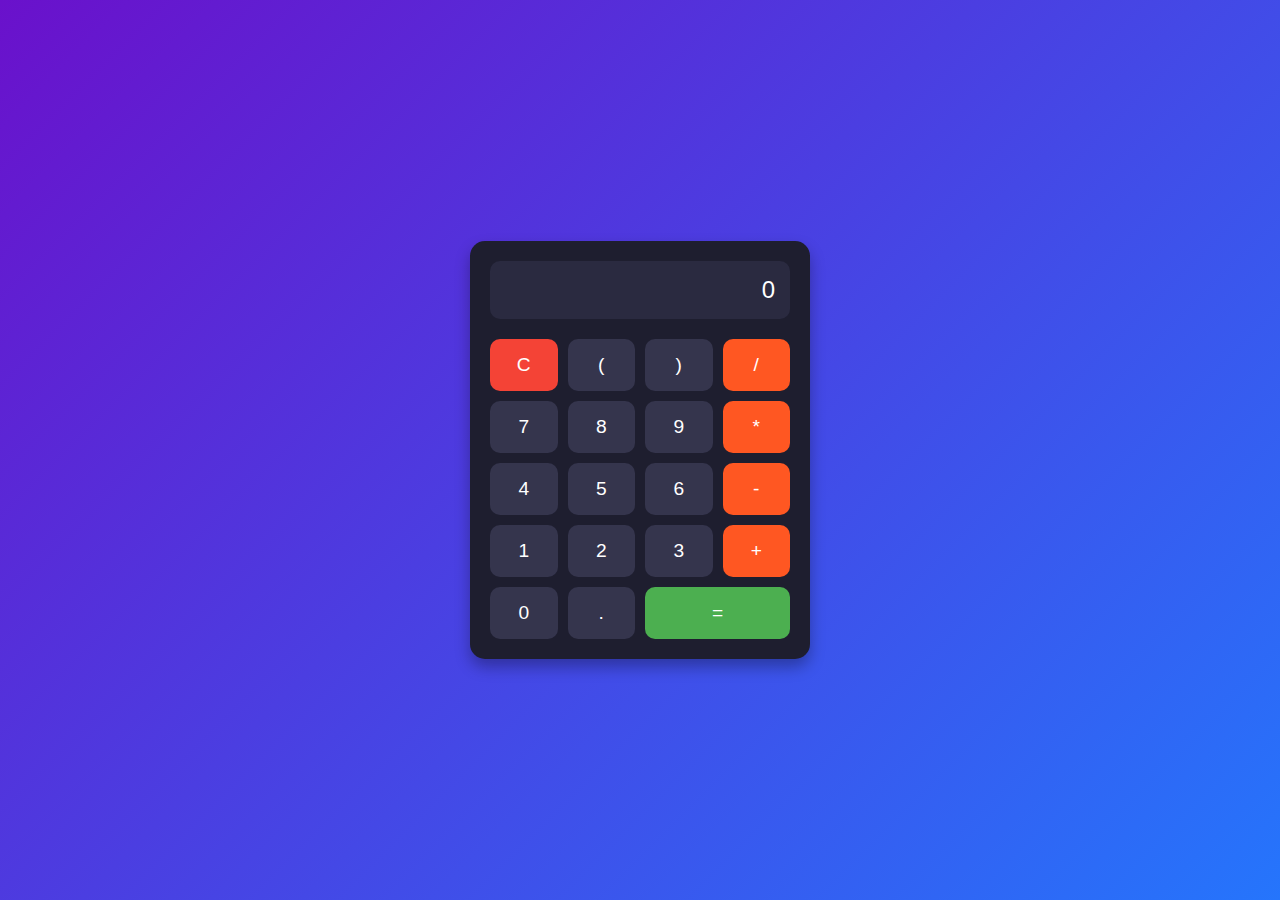
<file: Proyectoss/Calculadora/index.html>
<!DOCTYPE html>
<html lang="en">
<head>
  <meta charset="UTF-8">
  <meta name="viewport" content="width=device-width, initial-scale=1.0">
  <title>Professional Calculator</title>
  <link rel="stylesheet" href="styles.css">
</head>
<body>
  <div class="calculator">
    <div class="calculator-display" id="display">0</div>
    <div class="calculator-buttons">
      <button class="button clear" onclick="clearDisplay()">C</button>
      <button class="button" onclick="appendValue('(')">(</button>
      <button class="button" onclick="appendValue(')')">)</button>
      <button class="button operator" onclick="appendValue('/')">/</button>

      <button class="button" onclick="appendValue('7')">7</button>
      <button class="button" onclick="appendValue('8')">8</button>
      <button class="button" onclick="appendValue('9')">9</button>
      <button class="button operator" onclick="appendValue('*')">*</button>

      <button class="button" onclick="appendValue('4')">4</button>
      <button class="button" onclick="appendValue('5')">5</button>
      <button class="button" onclick="appendValue('6')">6</button>
      <button class="button operator" onclick="appendValue('-')">-</button>

      <button class="button" onclick="appendValue('1')">1</button>
      <button class="button" onclick="appendValue('2')">2</button>
      <button class="button" onclick="appendValue('3')">3</button>
      <button class="button operator" onclick="appendValue('+')">+</button>

      <button class="button" onclick="appendValue('0')">0</button>
      <button class="button" onclick="appendValue('.')">.</button>
      <button class="button equal" onclick="calculate()">=</button>
    </div>
  </div>

  <script src="script.js"></script>
</body>
</html>
</body>
</html>
</file>
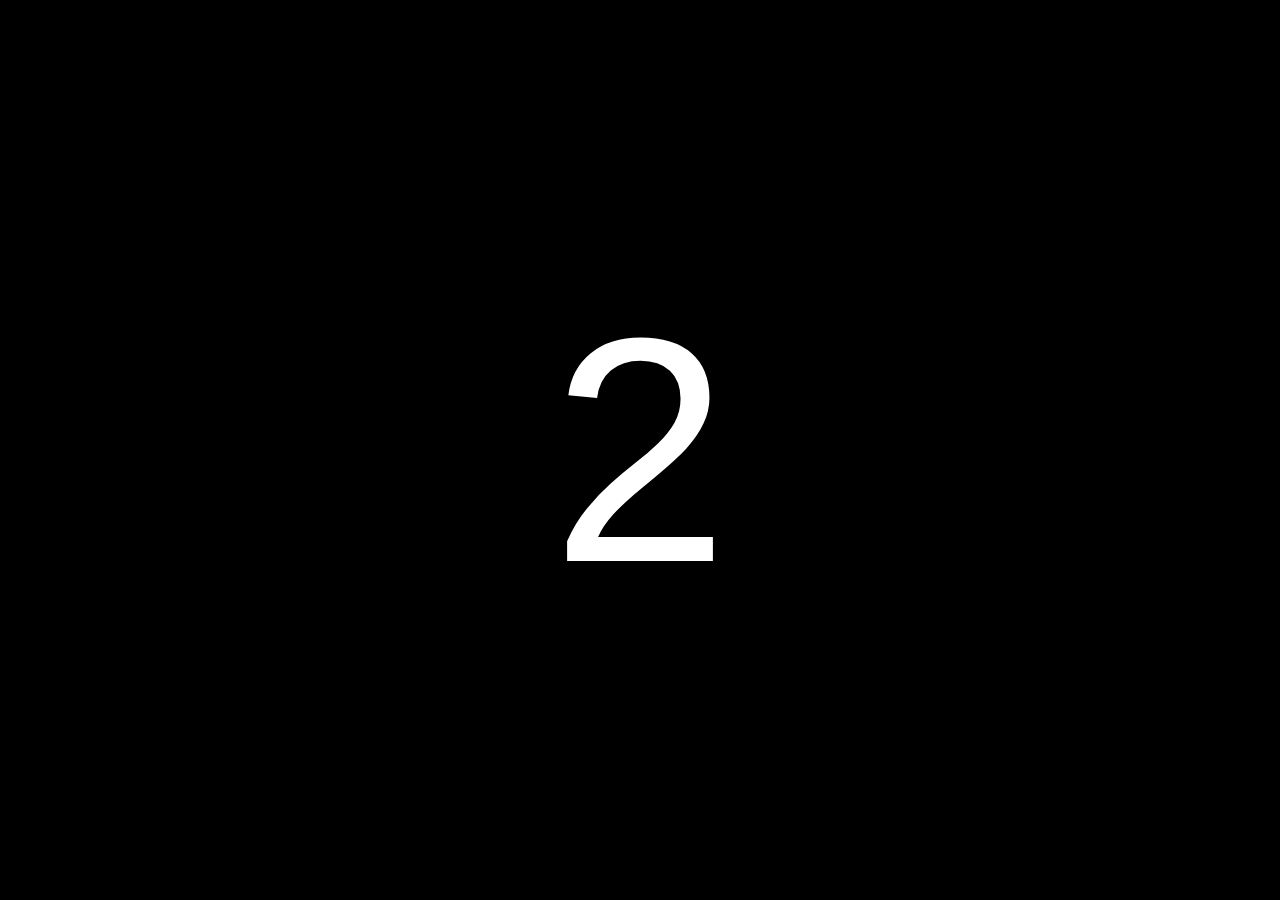
<file: Proyectoss/Numeros_Primos/index.html>
<!DOCTYPE html>
<html lang="en">
<head>
    <meta charset="UTF-8">
    <meta name="viewport" content="width=device-width, initial-scale=1.0">
    <title>Prime Number Navigator</title>
    <link rel="stylesheet" href="styles.css">
</head>
<body>
    <div id="number">2</div>
    <script src="script.js"></script>
</body>
</html>
</file>
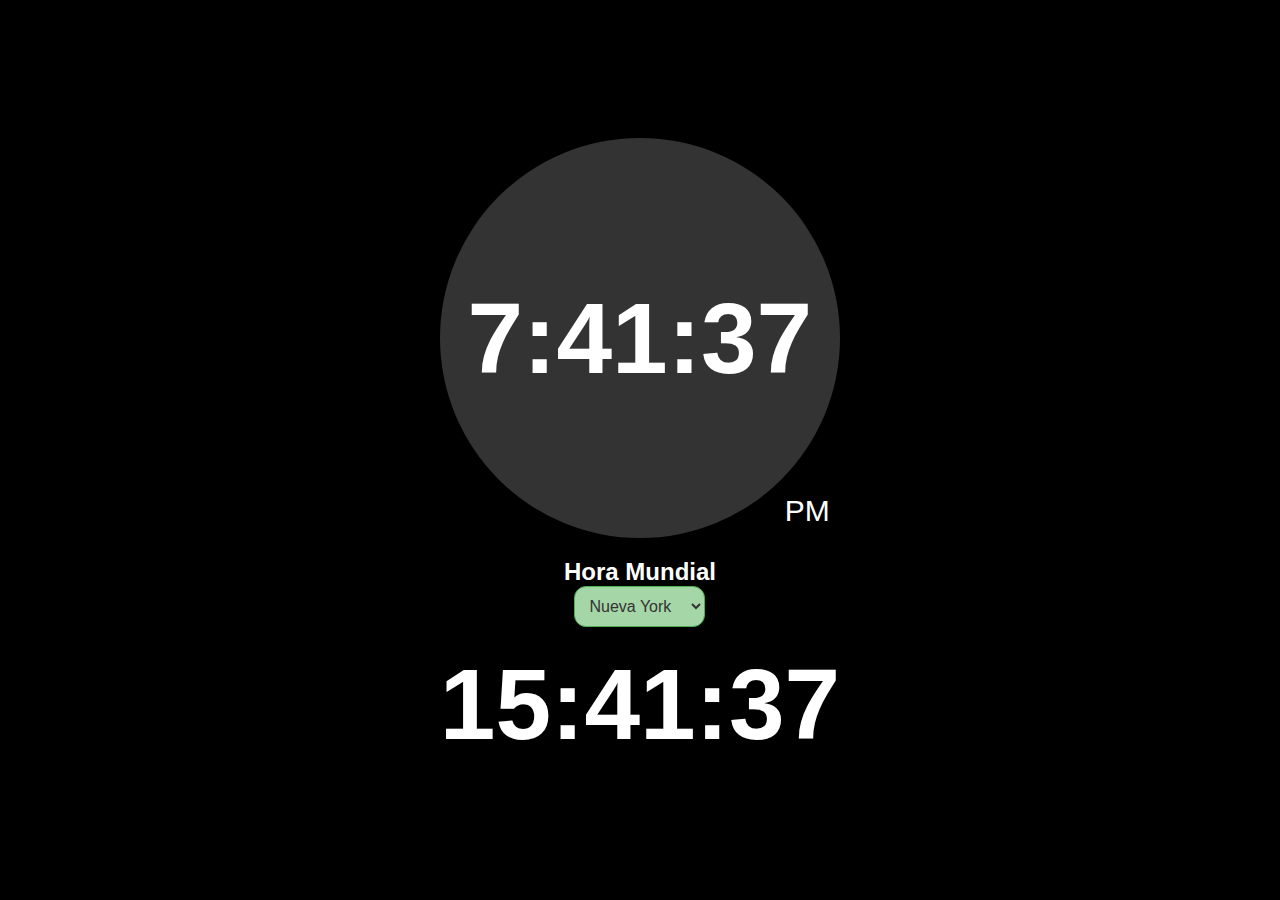
<file: Proyectoss/Reloj/index.html>
<!DOCTYPE html>
<html lang="es">
<head>
    <meta charset="UTF-8">
    <meta name="viewport" content="width=device-width, initial-scale=1.0">
    <title>Reloj Digital Circular</title>
    <link rel="stylesheet" href="style.css">
</head>
<body>
    <div class="clock-container">
        <div class="clock-face">
            <div class="time" id="clock-time"></div>
            <div class="period" id="clock-period"></div>
        </div>
        <div class="world-time">
            <h2>Hora Mundial</h2>
            <select id="city-selector">
                <option value="America/New_York">Nueva York</option>
                <option value="Europe/London">Londres</option>
                <option value="Asia/Tokyo">Tokio</option>
                <option value="Australia/Sydney">Sídney</option>
                <option value="Europe/Paris">París</option>
                <option value="America/Los_Angeles">Los Ángeles</option>
            </select>
            <div id="world-time" class="time"></div>
        </div>
    </div>

    <script src="script.js"></script>
</body>
</html>
</file>
<file: Proyectoss/Calculadora/styles.css>
body {
  font-family: Arial, sans-serif;
  margin: 0;
  display: flex;
  justify-content: center;
  align-items: center;
  height: 100vh;
  background: linear-gradient(135deg, #6a11cb, #2575fc);
  color: #ffffff;
}

.calculator {
  background: #1e1e2f;
  border-radius: 15px;
  padding: 20px;
  box-shadow: 0 8px 15px rgba(0, 0, 0, 0.3);
  width: 300px;
}

.calculator-display {
  background: #2a2a40;
  border-radius: 10px;
  padding: 15px;
  font-size: 1.5rem;
  text-align: right;
  color: #ffffff;
  margin-bottom: 20px;
  overflow: hidden;
  white-space: nowrap;
}

.calculator-buttons {
  display: grid;
  grid-template-columns: repeat(4, 1fr);
  gap: 10px;
}

.button {
  background: #35354d;
  color: #ffffff;
  font-size: 1.2rem;
  padding: 15px;
  border: none;
  border-radius: 10px;
  cursor: pointer;
  transition: all 0.3s ease;
}

.button:hover {
  background: #4f4f70;
}

.button.operator {
  background: #ff5722;
}

.button.operator:hover {
  background: #e64a19;
}

.button.equal {
  background: #4caf50;
  grid-column: span 2;
}

.button.equal:hover {
  background: #43a047;
}

.button.clear {
  background: #f44336;
}

.button.clear:hover {
  background: #d32f2f;
}
</file>
<file: Proyectoss/Numeros_Primos/styles.css>
body {
    margin: 0;
    display: flex;
    justify-content: center;
    align-items: center;
    height: 100vh;
    background-color: black;
    color: white;
    font-family: Arial, sans-serif;
    font-size: 20rem; /* Aumentado para un tamaño aún mayor */
}

#number {
    user-select: none;
}
</file>
<file: Proyectoss/Reloj/style.css>
* {
    margin: 0;
    padding: 0;
    box-sizing: border-box;
}

body {
    font-family: Arial, sans-serif;
    background-color: #000;  /* Fondo negro */
    display: flex;
    justify-content: center;
    align-items: center;
    height: 100vh;
    color: #fff;  /* Color de texto blanco */
}

.clock-container {
    text-align: center;
}

.clock-face {
    position: relative;
    width: 400px;  /* Aumentamos el tamaño del círculo */
    height: 400px;  /* Aumentamos el tamaño del círculo */
    border-radius: 50%;
    background-color: #333;  /* Fondo del reloj en gris oscuro */
    display: flex;
    justify-content: center;
    align-items: center;
    box-shadow: 0 4px 10px rgba(0, 0, 0, 0.5);
    margin-bottom: 20px;
}

.time {
    font-size: 100px;  /* Aumentamos el tamaño de la fuente */
    font-weight: bold;
    color: #fff;  /* Números del reloj en blanco */
}

.period {
    font-size: 30px;  /* Aumentamos el tamaño de AM/PM */
    color: #fff;
    position: absolute;
    bottom: 10px;  /* Ajustamos la posición de AM/PM */
    right: 10px;  /* Ajustamos la posición de AM/PM */
}

select {
    padding: 10px;
    font-size: 16px;
    margin-bottom: 20px;
    border-radius: 12px;  /* Esquinas curvas */
    border: 1px solid #4CAF50;  /* Borde verde */
    background-color: #A5D6A7;  /* Fondo verde claro */
    color: #333;  /* Texto en color oscuro */
    cursor: pointer;
}

select:focus {
    outline: none;
    border-color: #388E3C;  /* Borde más oscuro cuando está seleccionado */
}

h2 {
    color: #fff;  /* Color del título de hora mundial en blanco */
}
</file>
